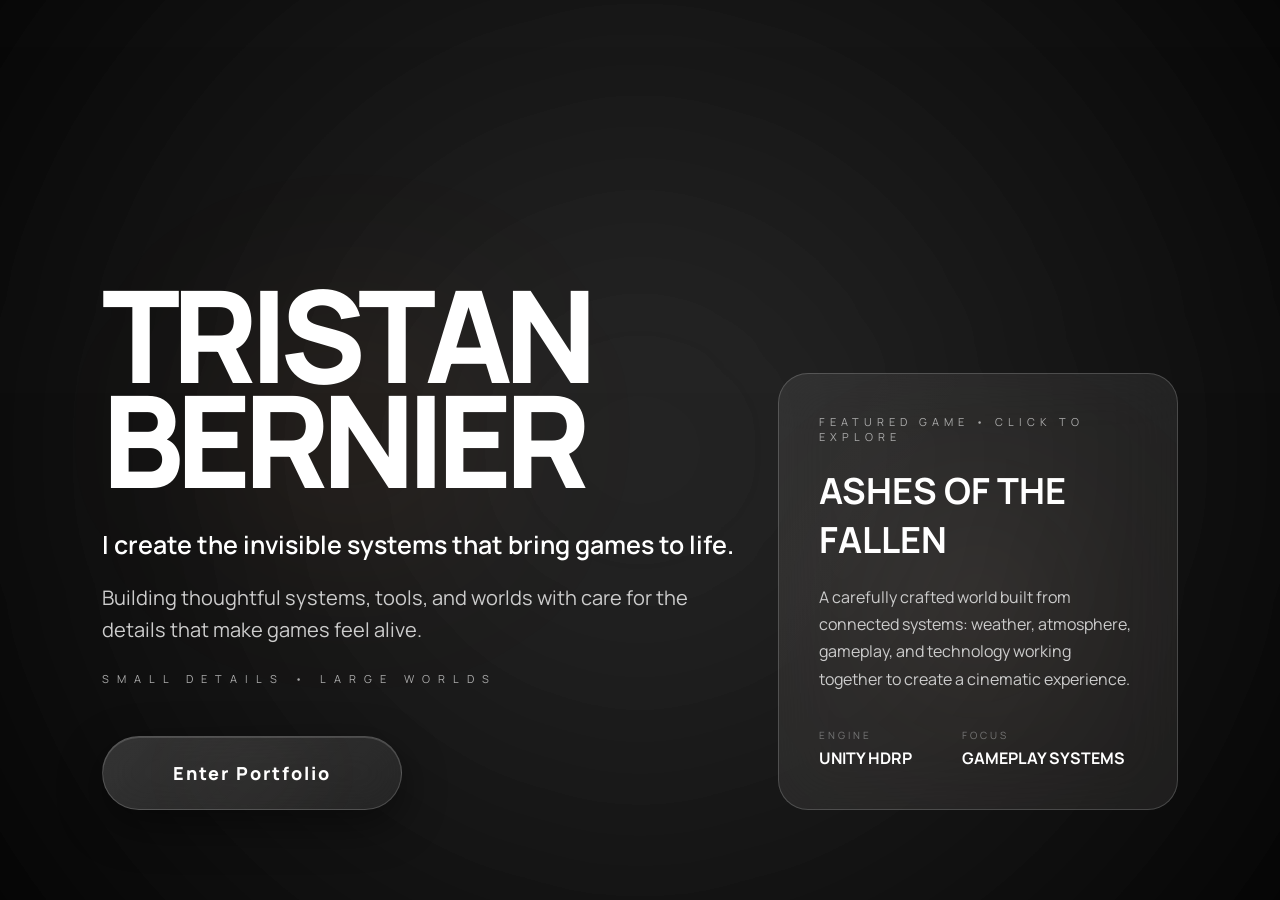
<file: index.html>
<!DOCTYPE html>
<html lang="en">
<head>
<meta charset="UTF-8">
<meta name="viewport" content="width=device-width, initial-scale=1.0">
<title>Tristan Bernier | Systems Portfolio</title>

<link rel="preconnect" href="https://fonts.googleapis.com">
<link rel="preconnect" href="https://fonts.gstatic.com" crossorigin>
<link href="https://fonts.googleapis.com/css2?family=Manrope:wght@300;400;600;800&display=swap" rel="stylesheet">
<link rel="stylesheet" href="home/home.css">
</head>

<body>
<div class="page">
    <section class="landing">
        <div class="background"></div>
        <div class="fog one"></div>
        <div class="fog two"></div>
        <div class="particles"></div>

        <section class="hero">
            <div class="hero-text">
                <h1>TRISTAN<br>BERNIER</h1>
                <p class="role">I create the invisible systems that bring games to life.</p>
                <p class="description">
    Building thoughtful systems, tools, and worlds with care for the details that make games feel alive.
</p>
                <p class="signature">SMALL DETAILS • LARGE WORLDS</p>
			<a
			    class="enter-button portal-surface"
			    href="./systems/"
			>
			    Enter Portfolio
			</a>
            </div>

            <a
                class="project portal-surface"
                href="systems/ashes-world.html"
                
                
                aria-label="Open featured project Ashes of the Fallen"
            >
                <span>FEATURED GAME • CLICK TO EXPLORE</span>
                <h2>ASHES OF THE FALLEN</h2>
                <p>
                  A carefully crafted world built from connected systems:
weather, atmosphere, gameplay, and technology working together to create a cinematic experience.
                </p>

                <div class="stats">
                    <div>
                        <small>ENGINE</small>
                        <strong>UNITY HDRP</strong>
                    </div>
                    <div>
                        <small>FOCUS</small>
                        <strong>GAMEPLAY SYSTEMS</strong>
                    </div>
                </div>
            </a>
        </section>
    </section>
</div>

<script src="home/home.js"></script>
</body>
</html>
</file>
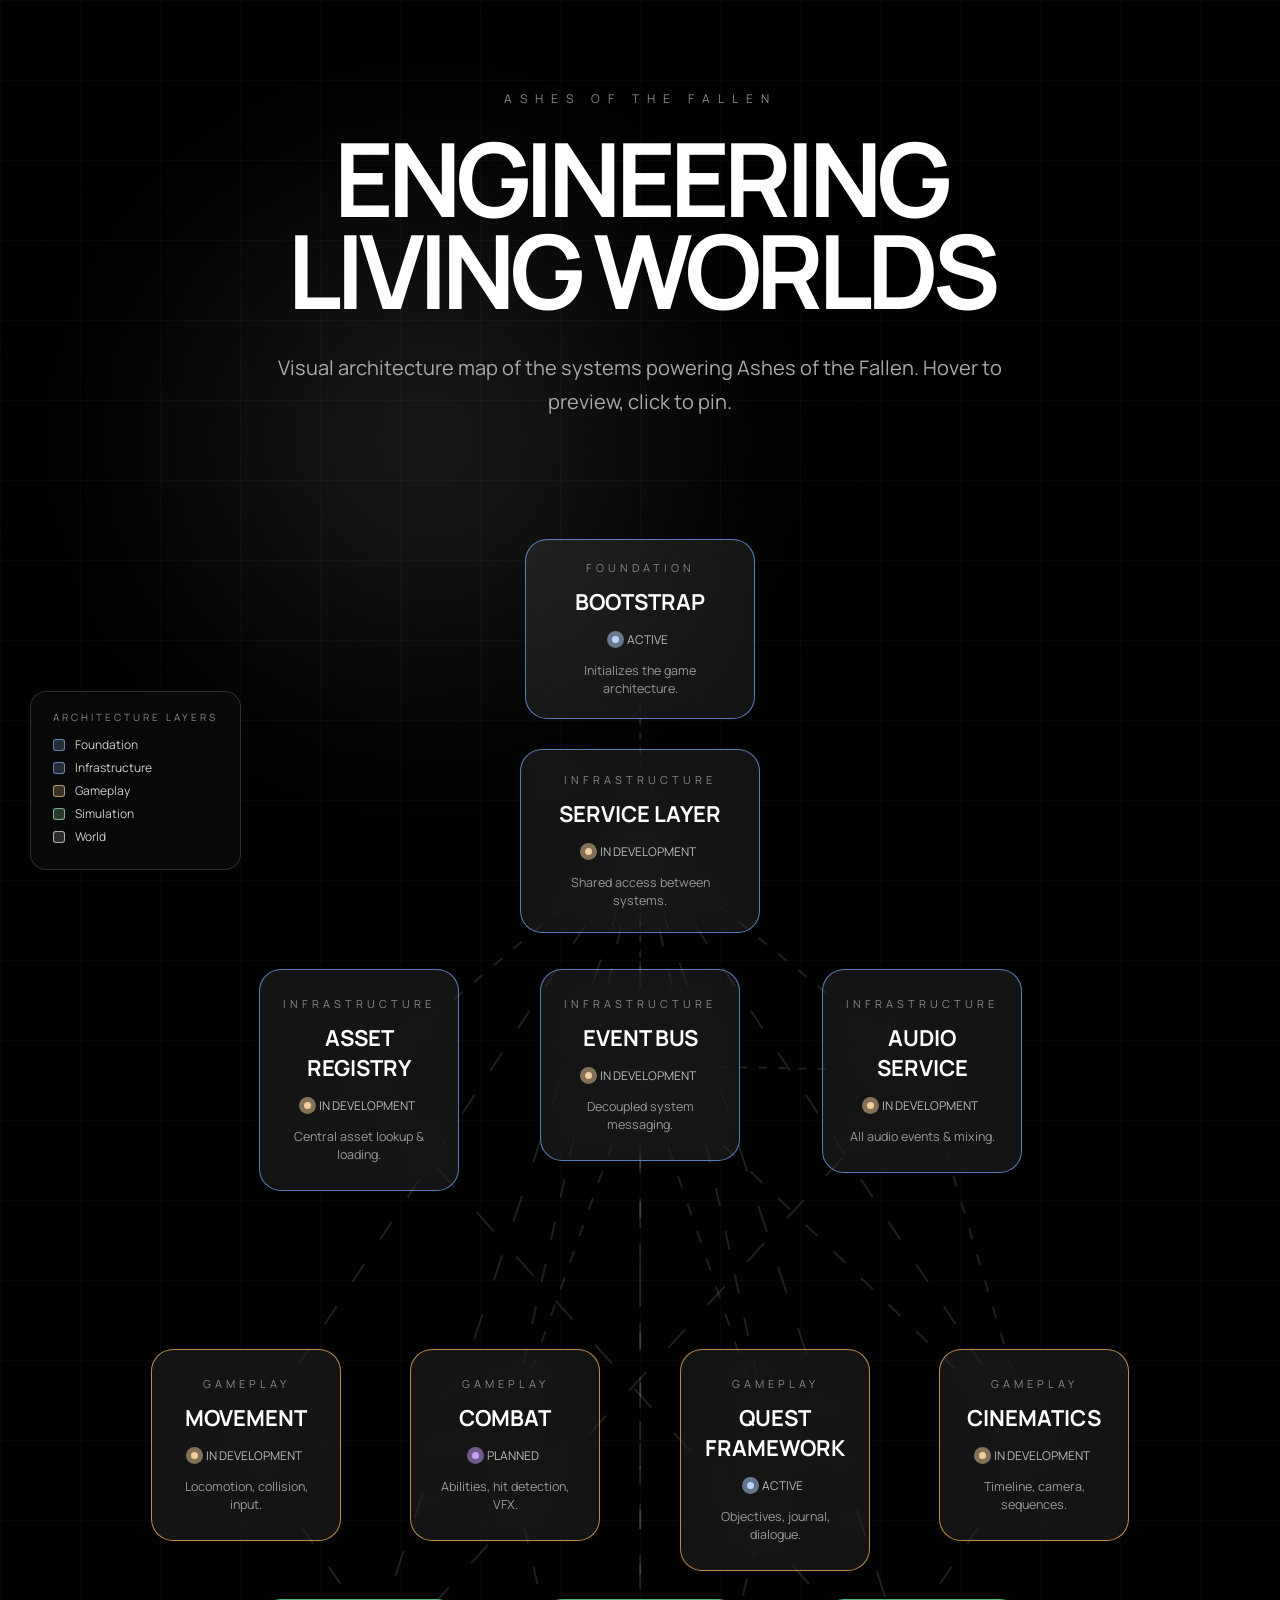
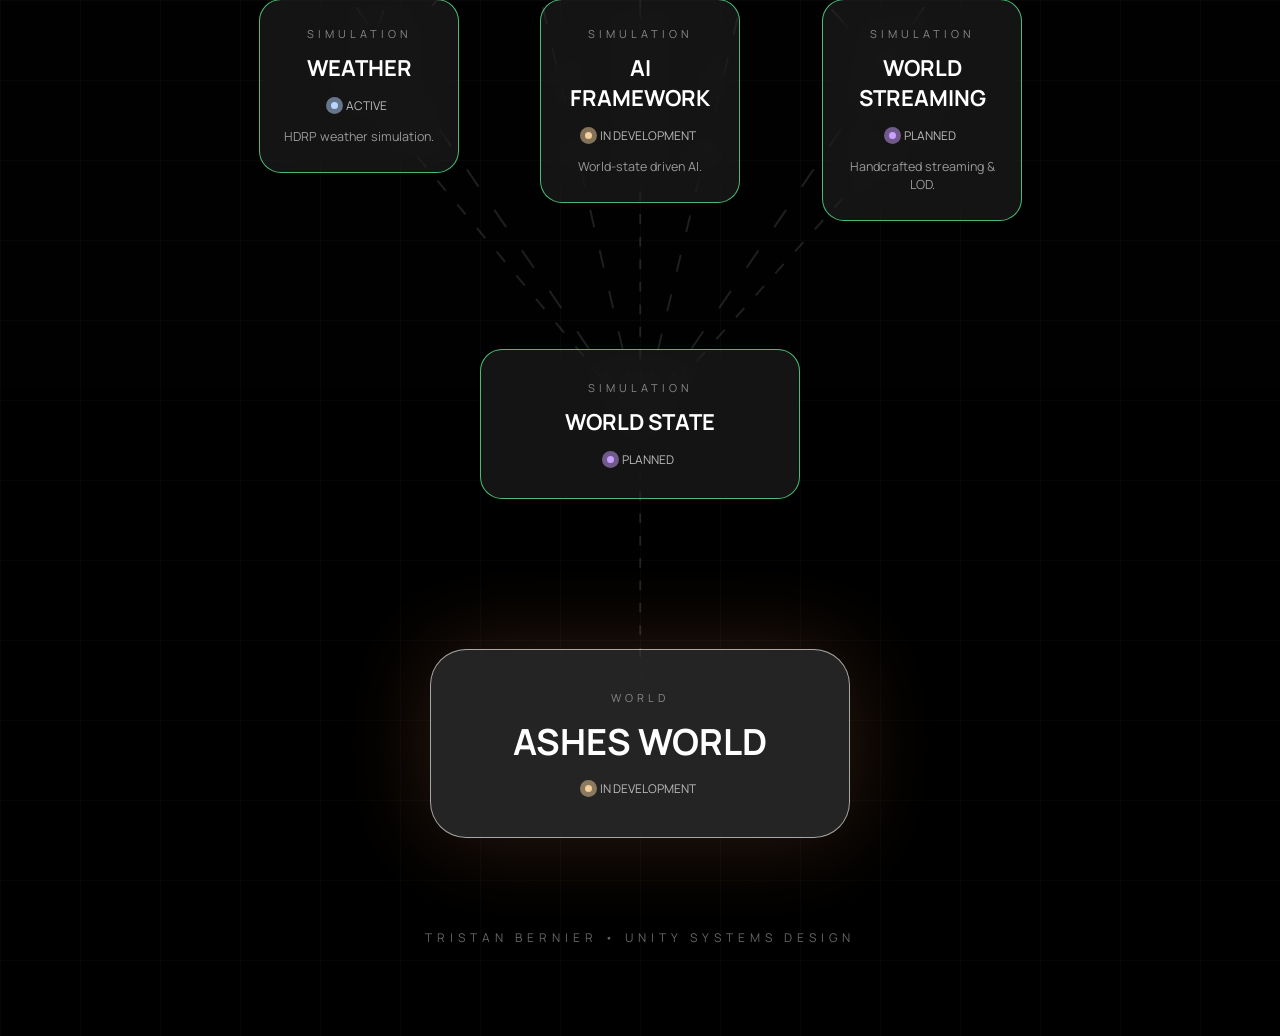
<file: systems/index.html>
<!DOCTYPE html>
<html lang="en">
<head>
<meta charset="UTF-8">
<meta name="viewport" content="width=device-width, initial-scale=1.0">

<title>Ashes Architecture | Tristan Bernier</title>

<link rel="preconnect" href="https://fonts.googleapis.com">
<link rel="preconnect" href="https://fonts.gstatic.com" crossorigin>
<link href="https://fonts.googleapis.com/css2?family=Manrope:wght@300;400;500;600;700;800&display=swap" rel="stylesheet">

<link rel="stylesheet" href="./systems.css">
</head>

<body>

<div class="page">

    <div class="ambient"></div>

    <section class="header">
        <div class="label">ASHES OF THE FALLEN</div>

        <h1>
            ENGINEERING<br>
            LIVING WORLDS
        </h1>

        <p class="subtitle">
            Visual architecture map of the systems powering Ashes of the Fallen.
            Hover to preview, click to pin.
        </p>
    </section>

    <div class="map-wrap">

        <div class="map" id="map">

            <svg id="svg"></svg>

            <!-- BOOTSTRAP -->

            <div
                class="node infrastructure bootstrap"
                data-system="bootstrap"
                tabindex="0"
                role="button"
            >
                <span class="eyebrow">FOUNDATION</span>
                <h2>BOOTSTRAP</h2>

                <div class="status">
                    <span class="dot dot-active"></span>
                    ACTIVE
                </div>

                <div class="details">
                    Initializes the game architecture.
                </div>
            </div>

            <!-- SERVICE LAYER -->

            <div
                class="node infrastructure services"
                data-system="services"
                tabindex="0"
                role="button"
            >
                <span class="eyebrow">INFRASTRUCTURE</span>
                <h2>SERVICE LAYER</h2>

                <div class="status">
                    <span class="dot dot-development"></span>
                    IN DEVELOPMENT
                </div>

                <div class="details">
                    Shared access between systems.
                </div>
            </div>

            <!-- ASSET REGISTRY -->

            <div
                class="node infrastructure assets"
                data-system="assets"
                tabindex="0"
                role="button"
            >
                <span class="eyebrow">INFRASTRUCTURE</span>
                <h2>ASSET REGISTRY</h2>

                <div class="status">
                    <span class="dot dot-development"></span>
                    IN DEVELOPMENT
                </div>

                <div class="details">
                    Central asset lookup & loading.
                </div>
            </div>

            <!-- EVENT BUS -->

            <div
                class="node infrastructure eventbus"
                data-system="eventbus"
                tabindex="0"
                role="button"
            >
                <span class="eyebrow">INFRASTRUCTURE</span>
                <h2>EVENT BUS</h2>

                <div class="status">
                    <span class="dot dot-development"></span>
                    IN DEVELOPMENT
                </div>

                <div class="details">
                    Decoupled system messaging.
                </div>
            </div>

            <!-- AUDIO -->

            <div
                class="node infrastructure audio"
                data-system="audio"
                tabindex="0"
                role="button"
            >
                <span class="eyebrow">INFRASTRUCTURE</span>
                <h2>AUDIO SERVICE</h2>

                <div class="status">
                    <span class="dot dot-development"></span>
                    IN DEVELOPMENT
                </div>

                <div class="details">
                    All audio events & mixing.
                </div>
            </div>

            <!-- MOVEMENT -->

            <div
                class="node gameplay movement"
                data-system="movement"
                tabindex="0"
                role="button"
            >
                <span class="eyebrow">GAMEPLAY</span>
                <h2>MOVEMENT</h2>

                <div class="status">
                    <span class="dot dot-development"></span>
                    IN DEVELOPMENT
                </div>

                <div class="details">
                    Locomotion, collision, input.
                </div>
            </div>

            <!-- COMBAT -->

            <div
                class="node gameplay combat"
                data-system="combat"
                tabindex="0"
                role="button"
            >
                <span class="eyebrow">GAMEPLAY</span>
                <h2>COMBAT</h2>

                <div class="status">
                    <span class="dot dot-planned"></span>
                    PLANNED
                </div>

                <div class="details">
                    Abilities, hit detection, VFX.
                </div>
            </div>

            <!-- QUEST -->

            <div
                class="node gameplay quest"
                data-system="quest"
                tabindex="0"
                role="button"
            >
                <span class="eyebrow">GAMEPLAY</span>
                <h2>QUEST FRAMEWORK</h2>

                <div class="status">
                    <span class="dot dot-active"></span>
                    ACTIVE
                </div>

                <div class="details">
                    Objectives, journal, dialogue.
                </div>
            </div>

            <!-- CINEMATICS -->

            <div
                class="node gameplay cinematics"
                data-system="cinematics"
                tabindex="0"
                role="button"
            >
                <span class="eyebrow">GAMEPLAY</span>
                <h2>CINEMATICS</h2>

                <div class="status">
                    <span class="dot dot-development"></span>
                    IN DEVELOPMENT
                </div>

                <div class="details">
                    Timeline, camera, sequences.
                </div>
            </div>

            <!-- WEATHER -->

            <div
                class="node simulation weather"
                data-system="weather"
                tabindex="0"
                role="button"
            >
                <span class="eyebrow">SIMULATION</span>
                <h2>WEATHER</h2>

                <div class="status">
                    <span class="dot dot-active"></span>
                    ACTIVE
                </div>

                <div class="details">
                    HDRP weather simulation.
                </div>
            </div>

            <!-- AI -->

            <div
                class="node simulation ai"
                data-system="ai"
                tabindex="0"
                role="button"
            >
                <span class="eyebrow">SIMULATION</span>
                <h2>AI FRAMEWORK</h2>

                <div class="status">
                    <span class="dot dot-development"></span>
                    IN DEVELOPMENT
                </div>

                <div class="details">
                    World-state driven AI.
                </div>
            </div>

            <!-- WORLD STREAMING -->

            <div
                class="node simulation terrain"
                data-system="terrain"
                tabindex="0"
                role="button"
            >
                <span class="eyebrow">SIMULATION</span>
                <h2>WORLD STREAMING</h2>

                <div class="status">
                    <span class="dot dot-planned"></span>
                    PLANNED
                </div>

                <div class="details">
                    Handcrafted streaming & LOD.
                </div>
            </div>

            <!-- WORLD STATE -->

            <div
                class="node simulation worldstate"
                data-system="worldstate"
                tabindex="0"
                role="button"
            >
                <span class="eyebrow">SIMULATION</span>
                <h2>WORLD STATE</h2>

                <div class="status">
                    <span class="dot dot-planned"></span>
                    PLANNED
                </div>
            </div>

            <!-- ASHES WORLD -->

            <div
                class="node final world"
                data-system="world"
                tabindex="0"
                role="button"
            >
                <span class="eyebrow">WORLD</span>
                <h2>ASHES WORLD</h2>

                <div class="status">
                    <span class="dot dot-development"></span>
                    IN DEVELOPMENT
                </div>
            </div>

        </div>
    </div>

    <div class="footer">
        TRISTAN BERNIER • UNITY SYSTEMS DESIGN
    </div>

</div>


<!-- LEGEND -->

<div class="legend">

    <div class="leg-title">
        ARCHITECTURE LAYERS
    </div>

    <div class="leg-item">
        <span class="swatch f"></span>
        Foundation
    </div>

    <div class="leg-item">
        <span class="swatch i"></span>
        Infrastructure
    </div>

    <div class="leg-item">
        <span class="swatch g"></span>
        Gameplay
    </div>

    <div class="leg-item">
        <span class="swatch s"></span>
        Simulation
    </div>

    <div class="leg-item">
        <span class="swatch w"></span>
        World
    </div>

</div>


<!-- INSPECTOR -->

<div class="inspector" id="inspector">

    <small>SYSTEM MODULE</small>

    <h2 id="title">
        Select a system
    </h2>

    <div class="insp-status" id="insp-status"></div>


    <div class="insp-section">

        <div class="insp-label">
            ROLE
        </div>

        <p id="description">
            Hover or click a node.
        </p>

    </div>


    <div class="insp-section" id="deps-section">

        <div class="insp-label">
            DEPENDS ON
        </div>

        <div class="tags" id="deps"></div>

    </div>


    <div class="insp-section" id="usedby-section">

        <div class="insp-label">
            USED BY
        </div>

        <div class="tags" id="usedby"></div>

    </div>


    <div class="insp-section">

        <div class="insp-label">
            TECHNOLOGIES
        </div>

        <div class="tags" id="tags"></div>

    </div>


    <div class="insp-section">

        <div class="insp-label">
            ROADMAP
        </div>

        <ul class="roadmap-list" id="roadmap"></ul>

    </div>


    <button class="open-btn" id="open-btn" disabled>
        PAGE COMING SOON
    </button>

</div>


<script src="./systems.js"></script>

</body>
</html>
</file>
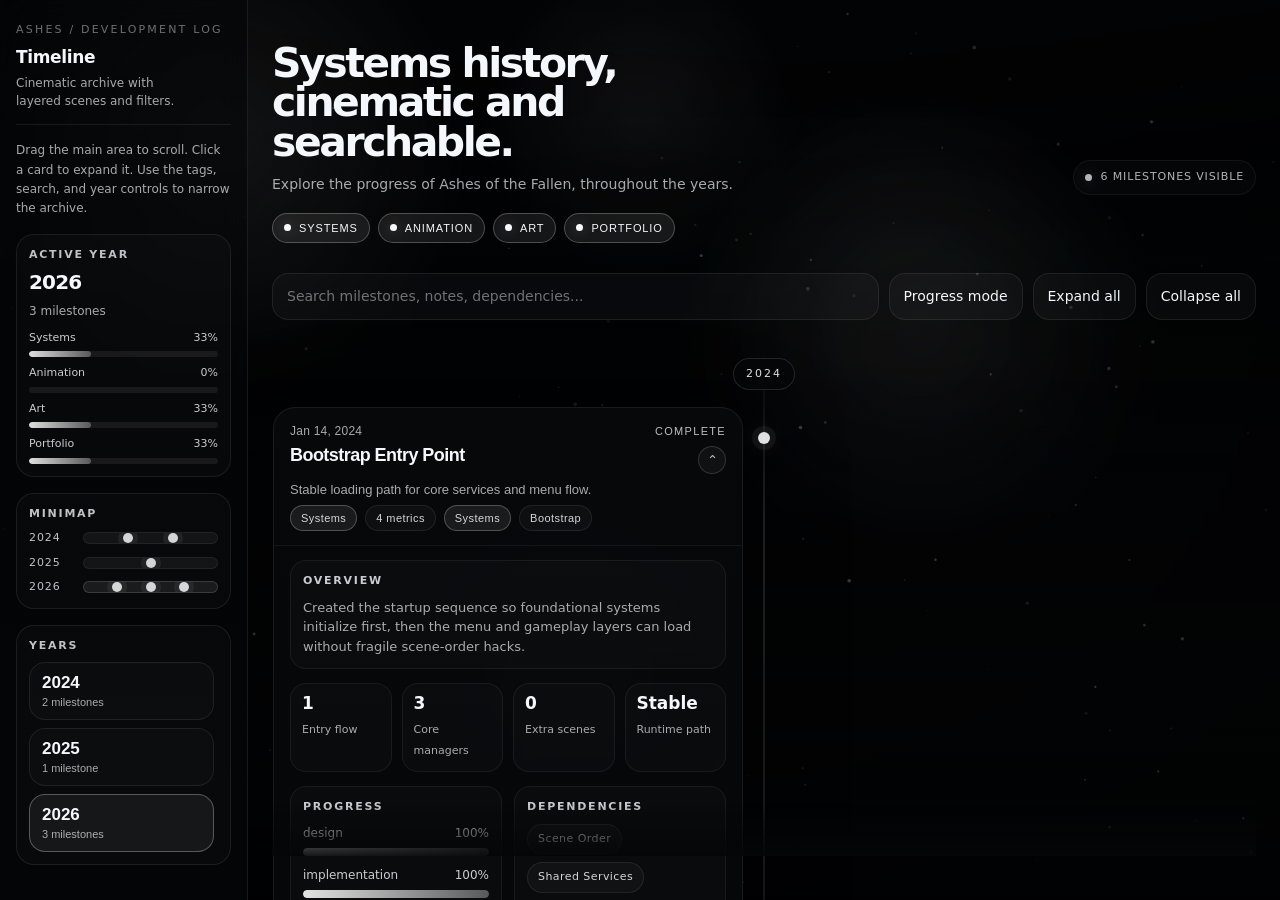
<file: timeline/index.html>
<!DOCTYPE html>
<html lang="en">
<head>
  <meta charset="UTF-8" />
  <meta name="viewport" content="width=device-width, initial-scale=1.0" />
  <title>Ashes Timeline</title>
  <link rel="stylesheet" href="timeline.css" />
  <script src="timeline.js" defer></script>
</head>
<body>
  <div class="scene" aria-hidden="true">
    <div class="scene__bg" id="sceneBg"></div>
    <div class="scene__mid" id="sceneMid"></div>
    <div class="scene__fog" id="sceneFog"></div>
    <div class="scene__vignette"></div>
  </div>

  <canvas id="ashCanvas"></canvas>

  <button class="mobile-menu-toggle" id="mobileMenuToggle" aria-label="Open controls" aria-expanded="false">☰</button>
  <div class="mobile-drawer-backdrop" id="mobileBackdrop" aria-hidden="true"></div>

  <div class="app">
    <aside class="sidebar" id="sidebar">
      <div class="brand">
        <div class="kicker">Ashes / Development Log</div>
        <h1>Timeline</h1>
        <p>Cinematic archive with layered scenes and filters.</p>
      </div>

      <div class="hint">
        Drag the main area to scroll. Click a card to expand it. Use the tags, search, and year controls to narrow the archive.
      </div>

      <div class="sidebar-panel">
        <h3>Active Year</h3>
        <div class="year-stats" id="activeYearStats">
          <strong>2026</strong>
          <div>Loading timeline data...</div>
        </div>
        <div class="mini-bars" id="activeYearBars"></div>
      </div>

      <div class="sidebar-panel">
        <h3>Minimap</h3>
        <div class="minimap" id="minimap"></div>
      </div>

      <div class="sidebar-panel year-nav-shell">
        <h3>Years</h3>
        <div class="years" id="yearNav"></div>
      </div>
    </aside>

    <main class="main" id="scrollArea" aria-label="Development timeline">
      <section class="hero">
        <div class="hero-row">
          <div>
            <h2>Systems history, cinematic and searchable.</h2>
            <p>
              Explore the progress of Ashes of the Fallen, throughout the years.
            </p>
          </div>
          <div class="chip ghost" id="matchCounter"><span class="dot"></span> all milestones visible</div>
        </div>
        <div class="chip-row" id="categoryChips"></div>
      </section>

      <section class="controls">
        <div class="control-bar">
          <input id="searchBox" class="search" type="search" placeholder="Search milestones, notes, dependencies..." />
          <button class="action-btn" id="toggleProgress">Progress mode</button>
          <button class="action-btn" id="expandAll">Expand all</button>
          <button class="action-btn" id="collapseAll">Collapse all</button>
        </div>
      </section>

      <section class="timeline-wrap" id="timeline"></section>
      <div class="footer-space"></div>
    </main>
  </div>

  <div class="lightbox" id="lightbox" aria-hidden="true">
    <div class="lightbox-inner">
      <div class="lightbox-image" id="lightboxImage"></div>
      <div class="lightbox-bar">
        <div class="lightbox-caption" id="lightboxCaption"></div>
        <button class="lightbox-close" id="lightboxClose">Close</button>
      </div>
    </div>
  </div>
</body>
</html>
</file>
<file: home/home.css>
:root{
    --bg:#050505;
    --text:#fff;
    --muted:#ccc;
    --soft:#aaa;
    --line:rgba(255,255,255,.18);
    --line-strong:rgba(255,255,255,.32);
    --glass:rgba(255,255,255,.08);
    --glass-hover:rgba(255,255,255,.12);
    --shadow:0 15px 45px rgba(0,0,0,.45);
    --shadow-hover:0 22px 60px rgba(0,0,0,.55);
    --ember:rgba(255,160,96,.12);
}

*{margin:0;padding:0;box-sizing:border-box}
html,body{width:100%;min-height:100%}
body{
    background:var(--bg);
    color:var(--text);
    font-family:"Manrope",sans-serif;
    overflow-x:hidden;
    overflow-y:auto;
}
a{color:inherit}
button,input,textarea,select{font:inherit}

.page{position:relative;width:100%}

.landing{
    position:relative;
    min-height:100vh;
    overflow:hidden;
}

/* Background */
.background{
    position:absolute;
    inset:-5%;
    background:
        linear-gradient(rgba(0,0,0,.35), rgba(0,0,0,.92)),
        url("https://images6.alphacoders.com/559/thumb-1920-559687.jpg") center/cover;

    animation:
        reveal 3s ease forwards,
        slowDrift 45s ease-in-out infinite alternate;

    will-change:transform;
}

.fog{
    position:absolute;
    inset:-40%;
    background:radial-gradient(circle, rgba(255,255,255,.12), transparent 65%);
    filter:blur(100px);
    pointer-events:none;
}
.fog.one{animation:fog 30s infinite alternate}
.fog.two{opacity:.35;animation:fog 40s infinite alternate-reverse}

.particles{
    position:absolute;
    inset:0;
    pointer-events:none;
}
.ash{
    position:absolute;
    width:3px;
    height:3px;
    background:#fff;
    border-radius:50%;
    opacity:.45;
    animation:float linear infinite;
}

/* Hero */
.hero{
    position:relative;
    z-index:2;
    display:flex;
    justify-content:space-between;
    align-items:flex-end;
    gap:40px;
    width:100%;
    min-height:100vh;
    padding:0 8vw 10vh;
}

.hero-text{
    max-width:850px;
    opacity:0;
    animation:rise 1.8s 1s forwards;
}
.hero-text::before{
    content:"";
    position:absolute;
    width:500px;
    height:300px;
    background:radial-gradient(circle, rgba(255,150,80,.08), transparent 70%);
    filter:blur(80px);
    z-index:-1;
}
.label,.signature,.project span{
    color:var(--soft);
    text-transform:uppercase;
}
.label{
    margin-bottom:25px;
    font-size:12px;
    letter-spacing:7px;
}
.signature{
    margin-top:25px;
    font-size:11px;
    letter-spacing:8px;
}
h1{
    font-size:clamp(70px,10vw,145px);
    line-height:.82;
    letter-spacing:-8px;
    font-weight:800;
}
.role{
    margin-top:35px;
    font-size:25px;
    font-weight:600;
}
.description{
    margin-top:20px;
    max-width:600px;
    font-size:20px;
    line-height:1.6;
    color:var(--muted);
}

/* Shared glass surface */
.portal-surface{
    position:relative;
    isolation:isolate;
    overflow:hidden;
    text-decoration:none;
    color:#fff;
    border:1px solid var(--line);
    -webkit-tap-highlight-color:transparent;
    outline:none;
    transition:
        transform .3s,
        box-shadow .3s,
        background .3s,
        border-color .3s,
        filter .3s;
    will-change:transform, translate;
}
.portal-surface:visited{color:#fff}
.portal-surface > *{position:relative;z-index:3}
.portal-surface:focus-visible{
    box-shadow:0 0 0 3px rgba(255,255,255,.14);
}

.portal-surface::before,
.portal-surface::after{
    content:"";
    position:absolute;
    inset:0;
    pointer-events:none;
    border-radius:inherit;
}

.portal-surface::before{
    inset:-28%;
    background:
        radial-gradient(
            circle at var(--mx,50%) var(--my,50%),
            rgba(255,255,255,.07),
            transparent 55%
        ),
        radial-gradient(
            circle at 50% 62%,
            var(--ember),
            transparent 42%
        ),
        radial-gradient(
            circle,
            rgba(255,255,255,.06),
            transparent 70%
        );
    filter:blur(18px);
    opacity:.36;
    animation:ambientPulse 5.5s ease-in-out infinite;
    z-index:0;
}

.portal-surface::after{
    inset:-55% -35%;
    background:
        linear-gradient(
            115deg,
            transparent 44%,
            rgba(255,255,255,.06) 50%,
            transparent 56%
        );
    opacity:.08;
    transform:translateX(-28%) rotate(7deg);
    animation:lightSweep 12s ease-in-out infinite;
    z-index:1;
}


/* Button */
.enter-button{
    display:inline-flex;
    align-items:center;
    justify-content:center;
    margin-top:50px;
    padding:24px 70px;
    border-radius:60px;
    font-size:18px;
    font-weight:800;
    letter-spacing:2px;
    background:linear-gradient(135deg, rgba(255,255,255,.16), rgba(255,255,255,.07));
    box-shadow:var(--shadow), inset 0 1px 0 rgba(255,255,255,.14);
    backdrop-filter:blur(22px);
    animation:
        rise 1.8s 1s forwards,
        buttonBreath 6s ease-in-out infinite;
}
.enter-button::before{
    background:
        radial-gradient(circle at var(--mx,50%) var(--my,50%), rgba(255,255,255,.08), transparent 42%),
        radial-gradient(circle at 50% 50%, rgba(255,170,110,.06), transparent 60%);
    opacity:.18;
}
.enter-button:hover{
    transform:translateY(-5px) scale(1.03);
    background:linear-gradient(135deg, rgba(255,255,255,.22), rgba(255,255,255,.09));
    border-color:var(--line-strong);
    box-shadow:var(--shadow-hover), 0 0 24px rgba(255,255,255,.05);
}
.enter-button:active{
    transform:translateY(-2px) scale(.995);
}

/* Featured card */
.project{
    display:block;
    width:400px;
    padding:40px;
    border-radius:30px;
    background:var(--glass);
    backdrop-filter:blur(30px);
    opacity:0;
    box-shadow:0 0 0 rgba(0,0,0,0);
    animation:
        rise 2s 1.5s forwards,
        cardFloat 7s ease-in-out infinite;
}
.project::before{
    background:
        radial-gradient(circle at var(--mx,50%) var(--my,50%), rgba(255,255,255,.08), transparent 34%),
        radial-gradient(circle at 50% 55%, rgba(255,155,90,.10), transparent 64%);
    opacity:.28;
}
.project:hover{
    transform:translateY(-10px) scale(1.015);
    background:var(--glass-hover);
    border-color:var(--line-strong);
    box-shadow:var(--shadow-hover);
}
.project:hover::before{opacity:.40}
.project span{
    display:inline-block;
    font-size:11px;
    letter-spacing:5px;
}
.project h2{
    margin-top:20px;
    font-size:36px;
}
.project p{
    margin-top:20px;
    line-height:1.7;
    color:var(--muted);
}
.stats{
    display:flex;
    flex-wrap:wrap;
    gap:50px;
    margin-top:35px;
}
.stats small{
    display:block;
    color:#777;
    letter-spacing:3px;
    font-size:10px;
    text-transform:uppercase;
}
.stats strong{
    display:block;
    margin-top:5px;
    font-size:16px;
}

/* Motion */
@keyframes reveal{from{opacity:0}to{opacity:1}}
  @keyframes slowDrift{
    from{
        transform:scale(1.08) translate(0,0);
    }
    to{
        transform:scale(1.22) translate(-1.5%, -1%);
    }
}
@keyframes fog{from{transform:translate(-10%,-5%)}to{transform:translate(10%,10%)}}
@keyframes float{from{transform:translateY(100vh)}to{transform:translateY(-20vh) translateX(120px)}}
@keyframes rise{from{opacity:0;transform:translateY(60px)}to{opacity:1;transform:translateY(0)}}
@keyframes ambientPulse{
    0%,100%{transform:scale(1) rotate(0deg);opacity:.30}
    50%{transform:scale(1.03) rotate(8deg);opacity:.42}
}
@keyframes lightSweep{
    0%,78%{transform:translateX(-28%) rotate(7deg);opacity:0}
    84%{opacity:.06}
    100%{transform:translateX(180%) rotate(7deg);opacity:0}
}
@keyframes buttonBreath{
    0%,100%{box-shadow:var(--shadow), inset 0 1px 0 rgba(255,255,255,.14)}
    50%{box-shadow:0 18px 52px rgba(0,0,0,.50), inset 0 1px 0 rgba(255,255,255,.18)}
}
@keyframes cardFloat{
    0%,100%{translate:0 0}
    50%{translate:0 -7px}
}
@keyframes ripple{
    from{transform:translate(-50%,-50%) scale(.2);opacity:.35}
    to{transform:translate(-50%,-50%) scale(2.8);opacity:0}
}

/* Responsive */
@media (max-width:1100px){
    .hero{
        flex-direction:column;
        align-items:flex-start;
        justify-content:flex-end;
        padding:0 6vw 7vh;
    }
    .project{width:min(100%,560px)}
}
@media (max-width:700px){
    .hero{
        padding:0 5vw 6vh;
        gap:24px;
    }
    h1{
        font-size:clamp(56px,18vw,92px);
        letter-spacing:-4px;
    }
    .role{font-size:20px}
    .description{
        font-size:17px;
        max-width:100%;
    }
    .enter-button{
        width:100%;
        padding:22px 24px;
    }
    .project{
        width:100%;
        padding:28px;
    }
    .project h2{font-size:28px}
}

@media (prefers-reduced-motion: reduce){
    *,*::before,*::after{
        animation-duration:.01ms !important;
        animation-iteration-count:1 !important;
        transition-duration:.01ms !important;
        scroll-behavior:auto !important;
    }
}
</file>
<file: systems/systems.css>
* {
    margin: 0;
    padding: 0;
    box-sizing: border-box;
}

body {
    background: #050505;
    color: #fff;
    font-family: Manrope, sans-serif;
    overflow-x: hidden;
}

.page {
    min-height: 100vh;
    position: relative;
    padding: 90px 6vw;
    overflow: hidden;
}

.page::before {
    content: "";
    position: absolute;
    inset: 0;
    background:
        linear-gradient(
            rgba(0,0,0,.75),
            rgba(0,0,0,.95)
        ),
        url("https://images6.alphacoders.com/559/thumb-1920-559687.jpg")
        center / cover no-repeat;
    z-index: -2;
}

.page::after {
    content: "";
    position: absolute;
    inset: 0;
    background:
        linear-gradient(
            rgba(255,255,255,.025) 1px,
            transparent 1px
        ),
        linear-gradient(
            90deg,
            rgba(255,255,255,.025) 1px,
            transparent 1px
        );
    background-size: 80px 80px;
    pointer-events: none;
    z-index: -1;
}

.ambient {
    position: absolute;
    width: 700px;
    height: 700px;
    background:
        radial-gradient(
            circle,
            rgba(255,255,255,.12),
            transparent 70%
        );
    filter: blur(90px);
    animation: drift 20s infinite alternate;
}

@keyframes drift {
    from {
        transform: translate(-200px,-100px);
    }

    to {
        transform: translate(200px,150px);
    }
}


/* HEADER */

.header {
    text-align: center;
    position: relative;
    z-index: 5;
}

.label {
    color: #888;
    letter-spacing: 8px;
    font-size: 12px;
}

h1 {
    margin-top: 25px;
    font-size: clamp(55px,8vw,110px);
    line-height: .9;
    letter-spacing: -6px;
}

.subtitle {
    max-width: 800px;
    margin: 35px auto;
    color: #aaa;
    font-size: 20px;
    line-height: 1.7;
}


/* MAP */

.map-wrap {
    margin-top: 80px;
    position: relative;
}

.map {
    position: relative;
    height: 1980px;
    transition:
        transform .8s cubic-bezier(.19,1,.22,1);
    transform-origin: 50% 50%;
    will-change: transform;
}

svg {
    position: absolute;
    inset: 0;
    width: 100%;
    height: 100%;
    overflow: visible;
    pointer-events: none;
}


/* CONNECTIONS */

.connection {
    stroke: rgba(255,255,255,.12);
    stroke-width: 2;
    fill: none;
    stroke-dasharray: 3 4;
    opacity: 0;
    transition:
        stroke .4s,
        opacity .4s,
        stroke-width .4s;
}

.connection.drawn {
    opacity: 1;
}

.connection.flowing {
    animation: flow 6s linear infinite;
}

@keyframes flow {
    to {
        stroke-dashoffset: -100;
    }
}

.connection.highlight {
    stroke: rgba(255,255,255,.9);
    stroke-width: 2.8;
}

.connection.dim {
    opacity: .07;
}


/* DEPENDENCY LINES */

.dep {
    stroke: rgba(255,255,255,.35);
    stroke-width: 2.2;
    fill: none;
    stroke-dasharray: 5 7;
    opacity: 0;
    transition:
        opacity .35s,
        stroke .35s;
}

.dep.active {
    opacity: 1;
    stroke: rgba(255,255,255,.95);
    animation: depPulse 1.6s ease-in-out infinite;
}

@keyframes depPulse {
    0%,100% {
        stroke-dashoffset: 0;
    }

    50% {
        stroke-dashoffset: -24;
    }
}


/* NODES */

.node {
    position: absolute;
    padding: 26px 22px;
    background: rgba(255,255,255,.08);
    border: 1px solid rgba(255,255,255,.2);
    border-radius: 22px;
    backdrop-filter: blur(20px);
    text-align: center;
    cursor: pointer;

    opacity: 0;

    transition:
        transform .35s cubic-bezier(.19,1,.22,1),
        background .35s,
        border-color .35s,
        opacity .4s,
        filter .4s,
        box-shadow .35s;

    animation: appear .7s ease forwards;
    will-change: transform;
}

.node:focus-visible {
    outline: 2px solid rgba(255,255,255,.7);
    outline-offset: 4px;
}

.node:hover,
.node.previewing {
    transform:
        translateX(-50%)
        translateY(-5px)
        scale(1.025);

    background: rgba(255,255,255,.16);
    border-color: rgba(255,255,255,.45);

    box-shadow:
        0 12px 40px rgba(0,0,0,.45),
        0 0 0 1px rgba(255,255,255,.12),
        0 0 32px rgba(255,255,255,.08);
}

.node.pinned {
    transform: translateX(-50%);

    border-color: rgba(255,255,255,.8);

    background: rgba(255,255,255,.18);

    box-shadow:
        0 16px 48px rgba(0,0,0,.5),
        0 0 0 1px rgba(255,255,255,.2),
        0 0 40px rgba(255,255,255,.12);
}

.node.dim {
    opacity: .25 !important;
    filter:
        saturate(.4)
        blur(.4px);
    box-shadow: none;
}

.node.highlight {
    border-color: rgba(255,255,255,.55);
}

@keyframes appear {

    from {
        opacity: 0;
        transform:
            translateX(-50%)
            translateY(36px);
    }

    to {
        opacity: 1;
        transform:
            translateX(-50%)
            translateY(0);
    }
}


/* NODE CONTENT */

.node span.eyebrow {
    color: #888;
    font-size: 11px;
    letter-spacing: 4px;
    display: block;
}

.node h2 {
    margin-top: 12px;
    font-size: 22px;
    font-weight: 700;
}

.status {
    margin-top: 14px;
    font-size: 12px;
    color: #bbb;
    display: flex;
    align-items: center;
    justify-content: center;
    gap: 0;
}

.details {
    margin-top: 14px;
    color: #999;
    font-size: 12.5px;
    line-height: 1.45;
}


/* STATUS DOTS */

.dot {
    width: 7px;
    height: 7px;
    border-radius: 50%;
    display: inline-block;
    margin-right: 8px;
    position: relative;
}

.dot::after {
    content: "";
    position: absolute;
    inset: -5px;
    border-radius: 50%;
    background: inherit;
    opacity: .5;
    animation: dotPulse 2.6s ease-in-out infinite;
}

@keyframes dotPulse {

    0%,100% {
        transform: scale(1);
        opacity: .5;
    }

    50% {
        transform: scale(2.1);
        opacity: 0;
    }
}

.dot-active {
    background: #b7d6ff;
}

.dot-planned {
    background: #c9a0ff;
}

.dot-planned::after {
    animation-duration: 3.8s;
}

.dot-development {
    background: #f2cf9c;
}

.dot-development::after {
    animation-duration: 4.2s;
}


/* NODE CATEGORIES */

.infrastructure {
    border-color: rgba(120,170,255,.7);
}

.gameplay {
    border-color: rgba(255,190,100,.7);
}

.simulation {
    border-color: rgba(100,255,160,.7);
}

.final {
    border-color: rgba(255,255,255,.85);
}


/* NODE POSITIONS */

.bootstrap {
    top: 40px;
    left: 50%;
    transform: translateX(-50%);
    width: 230px;
    padding: 20px;
    animation-delay: .05s;
}

.services {
    top: 250px;
    left: 50%;
    transform: translateX(-50%);
    width: 240px;
    padding: 22px;
    animation-delay: .25s;
}

.assets {
    top: 470px;
    left: 25%;
    transform: translateX(-50%);
    width: 200px;
    animation-delay: .4s;
}

.eventbus {
    top: 470px;
    left: 50%;
    transform: translateX(-50%);
    width: 200px;
    animation-delay: .4s;
}

.audio {
    top: 470px;
    left: 75%;
    transform: translateX(-50%);
    width: 200px;
    animation-delay: .4s;
}

.movement {
    top: 850px;
    left: 15%;
    transform: translateX(-50%);
    width: 190px;
    animation-delay: .7s;
}

.combat {
    top: 850px;
    left: 38%;
    transform: translateX(-50%);
    width: 190px;
    animation-delay: .7s;
}

.quest {
    top: 850px;
    left: 62%;
    transform: translateX(-50%);
    width: 190px;
    animation-delay: .7s;
}

.cinematics {
    top: 850px;
    left: 85%;
    transform: translateX(-50%);
    width: 190px;
    animation-delay: .7s;
}

.weather {
    top: 1100px;
    left: 25%;
    transform: translateX(-50%);
    width: 200px;
    animation-delay: .55s;
}

.ai {
    top: 1100px;
    left: 50%;
    transform: translateX(-50%);
    width: 200px;
    animation-delay: .55s;
}

.terrain {
    top: 1100px;
    left: 75%;
    transform: translateX(-50%);
    width: 200px;
    animation-delay: .55s;
}

.worldstate {
    top: 1450px;
    left: 50%;
    transform: translateX(-50%);
    width: 320px;
    padding: 30px;
    animation-delay: .9s;
}

.world {
    top: 1750px;
    left: 50%;
    transform: translateX(-50%);
    width: 420px;
    padding: 40px;
    border-radius: 36px;
    background: rgba(255,255,255,.14);
    border: 1px solid rgba(255,255,255,.6);
    box-shadow: 0 0 90px rgba(255,150,90,.18);
    animation-delay: 1.1s;
}

.world h2 {
    font-size: 36px;
}


/* INSPECTOR */

.inspector {
    position: fixed;
    right: 36px;
    top: 50%;

    transform:
        translateY(-50%)
        translateX(120%);

    width: 340px;
    max-height: 82vh;
    overflow-y: auto;

    padding: 32px;

    border-radius: 28px;

    background: rgba(10,10,10,.85);

    border: 1px solid rgba(255,255,255,.22);

    backdrop-filter: blur(24px);

    transition: .45s;

    z-index: 100;
}

.inspector.active {
    transform:
        translateY(-50%)
        translateX(0);
}

.inspector small {
    color: #888;
    letter-spacing: 4px;
    font-size: 11px;
}

.inspector h2 {
    margin-top: 14px;
    font-size: 28px;
}

.insp-status {
    margin-top: 14px;
    display: flex;
    align-items: center;
    font-size: 13px;
    color: #ddd;
}

.insp-section {
    margin-top: 22px;
}

.insp-section .insp-label {
    font-size: 11px;
    letter-spacing: 3px;
    color: #777;
}

.insp-section p {
    margin-top: 10px;
    color: #bbb;
    line-height: 1.55;
    font-size: 14px;
}


/* TAGS */

.tags {
    display: flex;
    gap: 7px;
    flex-wrap: wrap;
    margin-top: 10px;
}

.tag {
    padding: 6px 12px;
    border-radius: 40px;
    background: rgba(255,255,255,.1);
    font-size: 11px;
    color: #ddd;
}


/* ROADMAP */

.roadmap-list {
    margin-top: 10px;
    list-style: none;
}

.roadmap-list li {
    font-size: 13px;
    color: #999;
    padding: 5px 0;
    border-top: 1px solid rgba(255,255,255,.07);
}

.roadmap-list li:first-child {
    border-top: none;
}


/* BUTTON */

button.open-btn {
    margin-top: 26px;
    padding: 13px 22px;

    border-radius: 40px;

    background: rgba(255,255,255,.1);

    border: 1px solid rgba(255,255,255,.28);

    color: #fff;

    cursor: pointer;

    font-family: inherit;
    font-size: 13px;
    letter-spacing: .4px;

    transition: .25s;
}

button.open-btn:hover {
    background: rgba(255,255,255,.18);
}

button.open-btn:disabled {
    opacity: .35;
    cursor: default;
}

button.open-btn:disabled:hover {
    background: rgba(255,255,255,.1);
}


/* LEGEND */

.legend {
    position: fixed;
    left: 30px;
    bottom: 30px;

    padding: 18px 22px;

    border-radius: 16px;

    background: rgba(10,10,10,.8);

    border: 1px solid rgba(255,255,255,.15);

    backdrop-filter: blur(16px);

    z-index: 50;

    font-size: 12px;
}

.legend .leg-title {
    letter-spacing: 3px;
    color: #888;
    font-size: 10px;
    margin-bottom: 12px;
}

.legend .leg-item {
    display: flex;
    align-items: center;
    gap: 10px;
    margin: 6px 0;
    color: #ccc;
}

.legend .swatch {
    width: 12px;
    height: 12px;
    border-radius: 3px;
    border: 1px solid;
}

.legend .swatch.f {
    border-color: rgba(150,190,255,.6);
    background: rgba(150,190,255,.2);
}

.legend .swatch.i {
    border-color: rgba(150,190,255,.6);
    background: rgba(150,190,255,.2);
}

.legend .swatch.g {
    border-color: rgba(255,220,160,.6);
    background: rgba(255,220,160,.2);
}

.legend .swatch.s {
    border-color: rgba(180,255,200,.6);
    background: rgba(180,255,200,.2);
}

.legend .swatch.w {
    border-color: rgba(255,255,255,.6);
    background: rgba(255,255,255,.15);
}


/* FOOTER */

.footer {
    text-align: center;
    margin-top: 50px;
    color: #666;
    letter-spacing: 5px;
    font-size: 12px;

    position: relative;
    z-index: 5;
}


/* REDUCED MOTION */

@media(prefers-reduced-motion: reduce) {

    * {
        animation: none !important;
        transition: none !important;
    }

    .connection,
    .dep {
        opacity: 1;
    }

    .node {
        opacity: 1;
    }
}


/* TABLET */

@media(max-width:1100px) {

    .map {
        height: 2600px;
    }

    .assets,
    .eventbus,
    .audio,
    .weather,
    .ai,
    .terrain,
    .movement,
    .combat,
    .quest,
    .cinematics {

        left: 50% !important;
        transform: translateX(-50%) !important;
    }

    .assets {
        top: 480px;
    }

    .eventbus {
        top: 640px;
    }

    .audio {
        top: 800px;
    }

    .movement {
        top: 980px;
    }

    .combat {
        top: 1140px;
    }

    .quest {
        top: 1300px;
    }

    .cinematics {
        top: 1460px;
    }

    .weather {
        top: 1640px;
    }

    .ai {
        top: 1800px;
    }

    .terrain {
        top: 1960px;
    }

    .worldstate {
        top: 2180px;
    }

    .world {
        top: 2420px;
    }
}


/* MOBILE */

@media(max-width:900px) {

    .inspector {
        right: 14px;
        left: 14px;
        width: auto;
    }

    .legend {
        display: none;
    }
}
</file>
<file: timeline/timeline.css>
:root {
  --bg: #050608;
  --text: #f4f7fb;
  --muted: rgba(244, 247, 251, 0.68);
  --muted-2: rgba(244, 247, 251, 0.44);
  --panel: rgba(8, 10, 13, 0.68);
  --panel-soft: rgba(255, 255, 255, 0.03);
  --line: rgba(255, 255, 255, 0.16);
  --line-strong: rgba(255, 255, 255, 0.34);
  --accent: #f8fbff;
  --accent-soft: rgba(248, 251, 255, 0.12);
  --shadow: 0 24px 90px rgba(0, 0, 0, 0.52);
  --radius: 22px;
  --max: 1200px;
  --scene-image: url('https://images6.alphacoders.com/559/thumb-1920-559687.jpg');
  --scene-image-2: url('https://images6.alphacoders.com/559/thumb-1920-559687.jpg');
  --scene-tint: rgba(4, 6, 8, 0.22);
  --mobile-drawer-width: 340px;
}

* { box-sizing: border-box; }
html { scroll-behavior: smooth; }
body {
  margin: 0;
  min-height: 100vh;
  overflow: hidden;
  background: var(--bg);
  color: var(--text);
  font: 14px/1.5 Inter, Manrope, system-ui, -apple-system, BlinkMacSystemFont, "Segoe UI", sans-serif;
}

.scene {
  position: fixed;
  inset: 0;
  z-index: 0;
  pointer-events: none;
  overflow: hidden;
  background:
    radial-gradient(circle at 50% 12%, rgba(255,255,255,0.08), transparent 16%),
    radial-gradient(circle at 70% 30%, rgba(255,255,255,0.05), transparent 18%),
    linear-gradient(180deg, rgba(4, 5, 7, 0.10), rgba(4, 5, 7, 0.78) 42%, rgba(4, 5, 7, 0.96));
}

.scene__bg,
.scene__mid,
.scene__fog,
.scene__vignette {
  position: absolute;
  inset: -4%;
  will-change: transform, opacity, filter;
}

.scene__bg {
  background:
    linear-gradient(180deg, rgba(4, 5, 7, 0.06), rgba(4, 5, 7, 0.64) 52%, rgba(4, 5, 7, 0.90)),
    var(--scene-image) center center / cover no-repeat;
  filter: saturate(0.88) contrast(0.96) brightness(0.66);
  transform: scale(1.06) translate3d(0, 0, 0);
  opacity: 0.96;
}

.scene__mid {
  background:
    linear-gradient(180deg, rgba(4, 5, 7, 0.0), rgba(4, 5, 7, 0.18) 40%, rgba(4, 5, 7, 0.82)),
    var(--scene-image-2) center center / cover no-repeat;
  mix-blend-mode: screen;
  opacity: 0.18;
  filter: saturate(0.95) contrast(1.02) brightness(1.05);
  transform: scale(1.03) translate3d(0, 0, 0);
  mask-image: linear-gradient(180deg, transparent 0%, black 22%, black 78%, transparent 100%);
  -webkit-mask-image: linear-gradient(180deg, transparent 0%, black 22%, black 78%, transparent 100%);
}

.scene__fog {
  background:
    radial-gradient(circle at 20% 18%, rgba(255,255,255,0.12), transparent 18%),
    radial-gradient(circle at 70% 38%, rgba(255,255,255,0.08), transparent 20%),
    radial-gradient(circle at 45% 72%, rgba(255,255,255,0.05), transparent 18%),
    linear-gradient(180deg, transparent, rgba(4,5,7,0.22) 32%, rgba(4,5,7,0.56) 78%, rgba(4,5,7,0.88));
  opacity: 0.72;
  filter: blur(16px);
  transform: scale(1.02) translate3d(0, 0, 0);
}

.scene__vignette {
  background:
    radial-gradient(ellipse at center, transparent 48%, rgba(0,0,0,0.30) 100%),
    linear-gradient(180deg, rgba(0,0,0,0.12), rgba(0,0,0,0.28));
  opacity: 0.98;
}

#ashCanvas {
  position: fixed;
  inset: 0;
  width: 100%;
  height: 100%;
  z-index: 1;
  pointer-events: none;
  mix-blend-mode: screen;
  opacity: 0.42;
}

.app {
  position: relative;
  z-index: 2;
  height: 100vh;
  display: grid;
  grid-template-columns: 248px 1fr;
}

.sidebar {
  position: relative;
  border-right: 1px solid rgba(255,255,255,0.08);
  background: linear-gradient(180deg, rgba(5, 6, 8, 0.58), rgba(5, 6, 8, 0.84));
  backdrop-filter: blur(14px);
  padding: 22px 16px;
  display: flex;
  flex-direction: column;
  gap: 16px;
  min-width: 0;
  overflow: hidden;
}

.brand {
  padding-bottom: 14px;
  border-bottom: 1px solid rgba(255,255,255,0.08);
}

.kicker {
  color: var(--muted-2);
  font-size: 11px;
  letter-spacing: 0.2em;
  text-transform: uppercase;
  margin-bottom: 10px;
}

.brand h1 {
  margin: 0;
  font-size: 17px;
  line-height: 1.05;
  letter-spacing: -0.02em;
  font-weight: 700;
}

.brand p {
  margin: 8px 0 0;
  color: var(--muted);
  font-size: 12px;
  max-width: 22ch;
}

.hint {
  color: var(--muted);
  font-size: 12px;
  line-height: 1.6;
}

.sidebar-panel {
  border: 1px solid rgba(255,255,255,0.08);
  background: rgba(255,255,255,0.02);
  border-radius: 18px;
  padding: 12px;
}

.sidebar-panel h3 {
  margin: 0 0 8px;
  font-size: 11px;
  letter-spacing: 0.16em;
  text-transform: uppercase;
  color: rgba(244,247,251,0.78);
}

.year-stats {
  display: grid;
  gap: 8px;
  color: var(--muted);
  font-size: 12px;
}

.year-stats strong {
  display: block;
  color: var(--text);
  font-size: 20px;
  line-height: 1;
  margin-bottom: 2px;
  letter-spacing: -0.04em;
}

.mini-bars {
  display: grid;
  gap: 8px;
  margin-top: 10px;
}

.mini-bar {
  display: grid;
  gap: 5px;
}

.mini-bar .row {
  display: flex;
  justify-content: space-between;
  gap: 8px;
  color: rgba(244,247,251,0.82);
  font-size: 11px;
}

.mini-track {
  height: 6px;
  border-radius: 999px;
  background: rgba(255,255,255,0.07);
  overflow: hidden;
}

.mini-fill {
  height: 100%;
  width: var(--value, 0%);
  border-radius: inherit;
  background: linear-gradient(90deg, rgba(255,255,255,0.86), rgba(255,255,255,0.28));
}

.years {
  display: flex;
  flex-direction: column;
  gap: 8px;
  overflow: auto;
  padding-right: 4px;
  scrollbar-width: thin;
}

.year-btn {
  appearance: none;
  border: 1px solid rgba(255,255,255,0.08);
  background: rgba(255,255,255,0.02);
  color: var(--text);
  padding: 11px 12px;
  border-radius: 16px;
  text-align: left;
  cursor: pointer;
  transition: transform 180ms ease, border-color 180ms ease, background 180ms ease, opacity 180ms ease;
}

.year-btn:hover { transform: translateX(2px); border-color: rgba(255,255,255,0.18); }
.year-btn.active {
  background: rgba(255,255,255,0.06);
  border-color: rgba(255,255,255,0.28);
}

.year-btn .year {
  display: block;
  font-size: 17px;
  font-weight: 700;
  line-height: 1.05;
}

.year-btn .count {
  display: block;
  margin-top: 4px;
  color: var(--muted);
  font-size: 11px;
}

.minimap {
  display: grid;
  gap: 8px;
}

.mini-year {
  display: grid;
  grid-template-columns: 44px 1fr;
  gap: 10px;
  align-items: center;
  cursor: pointer;
  user-select: none;
}

.mini-year .label {
  color: rgba(244,247,251,0.78);
  font-size: 11px;
  letter-spacing: 0.08em;
  text-transform: uppercase;
}

.mini-year .track {
  position: relative;
  height: 12px;
  border-radius: 999px;
  background: rgba(255,255,255,0.05);
  border: 1px solid rgba(255,255,255,0.06);
  overflow: hidden;
}

.mini-year .tick {
  position: absolute;
  top: 50%;
  width: 10px;
  height: 10px;
  border-radius: 50%;
  transform: translate(-50%, -50%);
  background: rgba(255,255,255,0.82);
  box-shadow: 0 0 0 5px rgba(255,255,255,0.06);
  cursor: pointer;
}

.mini-year.active .track {
  background: rgba(255,255,255,0.08);
  border-color: rgba(255,255,255,0.14);
}

.main {
  position: relative;
  height: 100vh;
  overflow: auto;
  padding: 30px 24px 44px;
  cursor: grab;
  scrollbar-width: thin;
  scrollbar-color: rgba(255,255,255,0.24) transparent;
}
.main.dragging { cursor: grabbing; user-select: none; }

.hero {
  max-width: var(--max);
  margin: 0 auto 20px;
  padding: 14px 0 10px;
}

.hero-row {
  display: flex;
  justify-content: space-between;
  gap: 18px;
  align-items: end;
  flex-wrap: wrap;
}

.hero h2 {
  margin: 0;
  font-size: clamp(32px, 3.2vw, 56px);
  line-height: 0.96;
  letter-spacing: -0.06em;
  font-weight: 700;
  max-width: 14ch;
}

.hero p {
  margin: 12px 0 0;
  max-width: 780px;
  color: var(--muted);
  font-size: 14px;
}

.chip-row {
  display: flex;
  gap: 8px;
  flex-wrap: wrap;
  margin-top: 18px;
}

.chip {
  display: inline-flex;
  align-items: center;
  gap: 8px;
  border: 1px solid rgba(255,255,255,0.08);
  background: rgba(255,255,255,0.03);
  color: var(--text);
  padding: 8px 11px;
  border-radius: 999px;
  font-size: 11px;
  letter-spacing: 0.08em;
  text-transform: uppercase;
  cursor: pointer;
  transition: transform 150ms ease, background 150ms ease, border-color 150ms ease, opacity 150ms ease;
  user-select: none;
}

.chip:hover { transform: translateY(-1px); border-color: rgba(255,255,255,0.16); }
.chip.active { background: rgba(255,255,255,0.08); border-color: rgba(255,255,255,0.24); }
.chip.ghost { opacity: 0.72; }

.dot {
  width: 7px;
  height: 7px;
  border-radius: 50%;
  background: var(--accent);
  box-shadow: 0 0 14px rgba(255,255,255,0.30);
}

.controls {
  max-width: var(--max);
  margin: 16px auto 18px;
  display: grid;
  gap: 12px;
}

.control-bar {
  display: grid;
  grid-template-columns: 1.1fr auto auto auto;
  gap: 10px;
  align-items: center;
}

.search {
  width: 100%;
  border: 1px solid rgba(255,255,255,0.08);
  background: rgba(255,255,255,0.03);
  color: var(--text);
  border-radius: 16px;
  padding: 12px 14px;
  outline: none;
  font: inherit;
}
.search::placeholder { color: var(--muted-2); }
.search:focus { border-color: rgba(255,255,255,0.22); background: rgba(255,255,255,0.05); }

.action-btn {
  appearance: none;
  border: 1px solid rgba(255,255,255,0.08);
  background: rgba(255,255,255,0.03);
  color: var(--text);
  border-radius: 16px;
  padding: 12px 14px;
  font: inherit;
  cursor: pointer;
  transition: transform 150ms ease, border-color 150ms ease, background 150ms ease;
  white-space: nowrap;
}
.action-btn:hover { transform: translateY(-1px); border-color: rgba(255,255,255,0.16); }
.action-btn.active { background: rgba(255,255,255,0.08); border-color: rgba(255,255,255,0.22); }

.timeline-wrap {
  max-width: var(--max);
  margin: 0 auto;
  position: relative;
  padding: 8px 0 34px;
}

.timeline-wrap::before {
  content: "";
  position: absolute;
  left: 50%;
  top: 0;
  bottom: 0;
  width: 1px;
  transform: translateX(-50%);
  background: linear-gradient(180deg, transparent, rgba(255,255,255,0.30) 10%, rgba(255,255,255,0.14) 48%, rgba(255,255,255,0.28) 90%, transparent);
  box-shadow: 0 0 16px rgba(255,255,255,0.08);
  opacity: 0.9;
}

.year-group {
  position: relative;
  padding: 12px 0 8px;
}

.year-marker {
  position: sticky;
  top: 14px;
  z-index: 3;
  width: fit-content;
  margin: 0 auto 16px;
  padding: 7px 12px;
  border-radius: 999px;
  border: 1px solid rgba(255,255,255,0.12);
  background: rgba(6,7,9,0.74);
  backdrop-filter: blur(10px);
  color: rgba(244,247,251,0.90);
  font-size: 11px;
  letter-spacing: 0.18em;
  text-transform: uppercase;
}

.milestone {
  position: relative;
  display: grid;
  grid-template-columns: 1fr 42px 1fr;
  align-items: start;
  margin: 0 0 16px;
  transition: opacity 180ms ease, transform 180ms ease, filter 180ms ease;
}

.milestone::before {
  content: "";
  position: absolute;
  left: 50%;
  top: 26px;
  width: 12px;
  height: 12px;
  border-radius: 50%;
  transform: translateX(-50%);
  background: rgba(255,255,255,0.88);
  box-shadow: 0 0 0 6px rgba(255,255,255,0.05), 0 0 24px rgba(255,255,255,0.20);
  z-index: 2;
}

.milestone.filtered-out {
  opacity: 0.14;
  filter: grayscale(0.65);
  transform: scale(0.985);
}

.spacer { min-height: 1px; }

.card {
  grid-column: 1;
  justify-self: end;
  width: min(100%, 470px);
  border: 1px solid rgba(255,255,255,0.08);
  border-radius: var(--radius);
  background: linear-gradient(180deg, rgba(8, 10, 12, 0.80), rgba(6, 7, 9, 0.92));
  overflow: hidden;
  box-shadow: var(--shadow);
  backdrop-filter: blur(8px);
  transition: transform 180ms ease, border-color 180ms ease, background 180ms ease;
}

.milestone.right .card { grid-column: 3; justify-self: start; }

.card:hover {
  transform: translateY(-1px);
  border-color: rgba(255,255,255,0.16);
}

.card-head {
  width: 100%;
  border: 0;
  background: transparent;
  color: inherit;
  text-align: left;
  cursor: pointer;
  padding: 16px 16px 14px;
  display: grid;
  gap: 8px;
}

.meta-row {
  display: flex;
  justify-content: space-between;
  gap: 10px;
  align-items: center;
  flex-wrap: wrap;
}

.date {
  color: var(--muted);
  font-size: 12px;
  letter-spacing: 0.02em;
}

.status {
  font-size: 11px;
  letter-spacing: 0.12em;
  text-transform: uppercase;
  color: rgba(244,247,251,0.76);
}

.title {
  display: flex;
  align-items: start;
  justify-content: space-between;
  gap: 12px;
}

.title h3 {
  margin: 0;
  font-size: 18px;
  line-height: 1.1;
  letter-spacing: -0.03em;
  font-weight: 700;
}

.chev {
  width: 28px;
  height: 28px;
  border-radius: 999px;
  display: grid;
  place-items: center;
  border: 1px solid rgba(255,255,255,0.08);
  color: rgba(244,247,251,0.72);
  flex: 0 0 auto;
  transition: transform 220ms ease, background 220ms ease, border-color 220ms ease;
}

.milestone.open .chev {
  transform: rotate(180deg);
  background: rgba(255,255,255,0.04);
  border-color: rgba(255,255,255,0.14);
}

.summary {
  margin: 0;
  color: var(--muted);
  font-size: 13px;
}

.tag-row {
  display: flex;
  flex-wrap: wrap;
  gap: 8px;
}

.tag {
  display: inline-flex;
  align-items: center;
  border-radius: 999px;
  border: 1px solid rgba(255,255,255,0.08);
  background: rgba(255,255,255,0.03);
  color: rgba(244,247,251,0.86);
  padding: 6px 10px;
  font-size: 11px;
  letter-spacing: 0.04em;
  cursor: pointer;
  transition: transform 150ms ease, border-color 150ms ease, background 150ms ease;
  user-select: none;
}

.tag:hover { transform: translateY(-1px); border-color: rgba(255,255,255,0.16); }
.tag.active { background: rgba(255,255,255,0.08); border-color: rgba(255,255,255,0.24); }

.expand {
  max-height: 0;
  opacity: 0;
  overflow: hidden;
  transition: max-height 360ms ease, opacity 220ms ease;
  border-top: 1px solid rgba(255,255,255,0.06);
}

.milestone.open .expand {
  max-height: 1100px;
  opacity: 1;
}

.expand-inner {
  padding: 14px 16px 16px;
  display: grid;
  gap: 14px;
}

.panel {
  border: 1px solid rgba(255,255,255,0.06);
  border-radius: 16px;
  background: rgba(255,255,255,0.02);
  padding: 12px;
}

.panel h4 {
  margin: 0 0 8px;
  color: rgba(244,247,251,0.82);
  font-size: 11px;
  font-weight: 700;
  letter-spacing: 0.16em;
  text-transform: uppercase;
}

.panel p, .panel li {
  color: var(--muted);
  margin: 0;
  font-size: 13px;
}

.panel ul {
  margin: 0;
  padding-left: 18px;
  display: grid;
  gap: 7px;
}

.progress-list {
  display: grid;
  gap: 10px;
}

.progress-item {
  display: grid;
  gap: 6px;
}

.progress-item .row {
  display: flex;
  justify-content: space-between;
  gap: 8px;
  font-size: 12px;
  color: rgba(244,247,251,0.82);
}

.bar {
  position: relative;
  height: 8px;
  border-radius: 999px;
  background: rgba(255,255,255,0.06);
  overflow: hidden;
}

.bar > span {
  position: absolute;
  inset: 0 auto 0 0;
  width: var(--value, 0%);
  border-radius: inherit;
  background: linear-gradient(90deg, rgba(255,255,255,0.88), rgba(255,255,255,0.28));
  transform-origin: left center;
  transform: scaleX(0);
  transition: transform 720ms cubic-bezier(.2,.9,.2,1);
}

.milestone.open .bar > span { transform: scaleX(1); }

.grid-2 {
  display: grid;
  grid-template-columns: repeat(2, minmax(0, 1fr));
  gap: 12px;
}

.media-grid {
  display: grid;
  grid-template-columns: repeat(2, minmax(0, 1fr));
  gap: 10px;
}

.media {
  min-height: 122px;
  border-radius: 16px;
  border: 1px dashed rgba(255,255,255,0.10);
  background:
    linear-gradient(180deg, rgba(255,255,255,0.06), rgba(255,255,255,0.01)),
    linear-gradient(135deg, rgba(255,255,255,0.04), rgba(255,255,255,0.01));
  display: grid;
  place-items: center;
  padding: 14px;
  text-align: center;
  color: rgba(244,247,251,0.76);
  font-size: 12px;
  cursor: pointer;
  user-select: none;
}

.mini-stat {
  display: grid;
  grid-template-columns: repeat(4, minmax(0, 1fr));
  gap: 10px;
}

.stat {
  border: 1px solid rgba(255,255,255,0.06);
  border-radius: 16px;
  background: rgba(255,255,255,0.02);
  padding: 11px;
}

.stat strong {
  display: block;
  font-size: 17px;
  line-height: 1;
  margin-bottom: 6px;
  font-weight: 700;
}

.stat span {
  color: var(--muted);
  font-size: 11px;
}

.footer-space {
  height: 52px;
  max-width: var(--max);
  margin: 0 auto;
  background: linear-gradient(180deg, transparent, rgba(5,6,8,0.92));
  pointer-events: none;
  position: sticky;
  bottom: 0;
  z-index: 2;
}

.lightbox {
  position: fixed;
  inset: 0;
  z-index: 50;
  display: none;
  align-items: center;
  justify-content: center;
  padding: 22px;
  background: rgba(0,0,0,0.84);
  backdrop-filter: blur(8px);
}
.lightbox.open { display: flex; }
.lightbox-inner {
  width: min(1180px, 100%);
  border: 1px solid rgba(255,255,255,0.12);
  border-radius: 22px;
  overflow: hidden;
  background: rgba(10,12,15,0.96);
  box-shadow: 0 24px 90px rgba(0,0,0,0.7);
}
.lightbox-image {
  min-height: 62vh;
  background: #0b0c10 center center / cover no-repeat;
}
.lightbox-bar {
  display: flex;
  justify-content: space-between;
  gap: 12px;
  align-items: center;
  padding: 12px 14px;
  border-top: 1px solid rgba(255,255,255,0.08);
}
.lightbox-caption {
  color: rgba(244,247,251,0.78);
  font-size: 13px;
}
.lightbox-close {
  appearance: none;
  border: 1px solid rgba(255,255,255,0.10);
  background: rgba(255,255,255,0.04);
  color: var(--text);
  border-radius: 999px;
  padding: 8px 12px;
  cursor: pointer;
}
.lightbox-close:hover { border-color: rgba(255,255,255,0.20); }

.hidden { display: none !important; }

.mobile-menu-toggle {
  display: none;
  position: fixed;
  right: 16px;
  bottom: 16px;
  z-index: 40;
  appearance: none;
  border: 1px solid rgba(255,255,255,0.14);
  background: rgba(8, 10, 13, 0.74);
  color: var(--text);
  backdrop-filter: blur(14px);
  border-radius: 999px;
  width: 54px;
  height: 54px;
  font-size: 20px;
  cursor: pointer;
  box-shadow: 0 16px 42px rgba(0, 0, 0, 0.38);
}

.mobile-menu-toggle:hover {
  border-color: rgba(255,255,255,0.22);
}

.mobile-drawer-backdrop {
  display: none;
  position: fixed;
  inset: 0;
  z-index: 29;
  background: rgba(0,0,0,0.44);
  backdrop-filter: blur(2px);
}

@media (max-width: 1080px) {
  .control-bar { grid-template-columns: 1fr 1fr; }
  .control-bar .search { grid-column: 1 / -1; }
  .control-bar .action-btn { width: 100%; }
}

@media (max-width: 900px) {
  body {
    overflow-x: hidden;
    overflow-y: auto;
  }

  .app {
    grid-template-columns: 1fr;
    height: auto;
  }

  .main {
    height: auto;
    overflow: visible;
    cursor: default;
    padding: 16px 14px 30px;
  }

  .sidebar {
    position: fixed;
    top: 0;
    left: 0;
    bottom: 0;
    width: min(var(--mobile-drawer-width), 88vw);
    z-index: 30;
    transform: translateX(-102%);
    transition: transform 280ms ease;
    box-shadow: 16px 0 40px rgba(0,0,0,0.36);
    border-right: 1px solid rgba(255,255,255,0.08);
    border-bottom: 0;
    overflow-y: auto;
    -webkit-overflow-scrolling: touch;
  }

  body.drawer-open .sidebar {
    transform: translateX(0);
  }

  body.drawer-open .mobile-drawer-backdrop {
    display: block;
  }

  .mobile-menu-toggle {
    display: grid;
    place-items: center;
  }

  .year-nav-shell {
    display: grid;
    gap: 12px;
  }

  .years {
    flex-direction: row;
    overflow: auto;
  }

  .year-btn {
    min-width: 118px;
  }

  .control-bar {
    grid-template-columns: 1fr;
  }

  .control-bar .search,
  .control-bar .action-btn {
    grid-column: auto;
  }

  .timeline-wrap::before {
    left: 18px;
    transform: none;
  }

  .milestone {
    grid-template-columns: 34px 1fr;
  }

  .milestone::before {
    left: 18px;
    transform: none;
  }

  .year-marker {
    margin-left: 42px;
  }

  .card,
  .milestone.right .card {
    grid-column: 2;
    justify-self: stretch;
    width: 100%;
  }

  .spacer {
    display: none;
  }

  .grid-2,
  .media-grid,
  .mini-stat {
    grid-template-columns: 1fr;
  }

  .hero h2 {
    max-width: 12ch;
  }

  .lightbox {
    padding: 12px;
  }

  .lightbox-image {
    min-height: 42vh;
  }
}

@media (max-width: 560px) {
  .hero h2 {
    font-size: clamp(28px, 10vw, 40px);
  }

  .sidebar {
    width: min(92vw, 360px);
  }

  .lightbox-bar {
    flex-direction: column;
    align-items: stretch;
  }

  .lightbox-close {
    width: 100%;
  }

  .year-marker {
    margin-bottom: 12px;
  }
}
</file>
